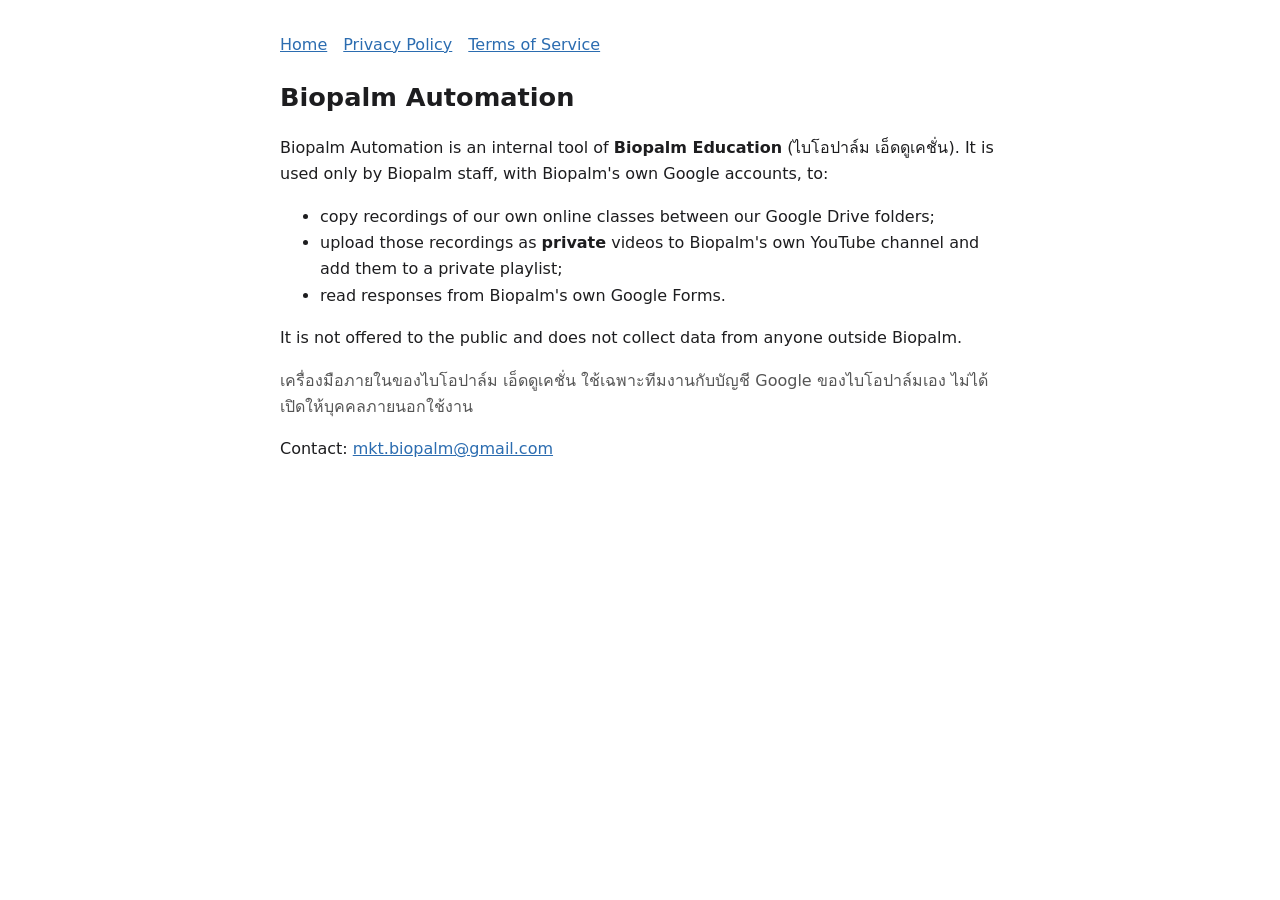
<file: index.html>
<!doctype html><html lang="th"><head><meta charset="utf-8"><meta name="viewport" content="width=device-width,initial-scale=1">
<title>Biopalm Automation</title><link rel="stylesheet" href="style.css"></head><body>
<nav><a href="./">Home</a><a href="privacy.html">Privacy Policy</a><a href="terms.html">Terms of Service</a></nav>
<h1>Biopalm Automation</h1>
<p>Biopalm Automation is an internal tool of <b>Biopalm Education</b> (ไบโอปาล์ม เอ็ดดูเคชั่น). It is used only by Biopalm staff, with Biopalm's own Google accounts, to:</p>
<ul>
<li>copy recordings of our own online classes between our Google Drive folders;</li>
<li>upload those recordings as <b>private</b> videos to Biopalm's own YouTube channel and add them to a private playlist;</li>
<li>read responses from Biopalm's own Google Forms.</li>
</ul>
<p>It is not offered to the public and does not collect data from anyone outside Biopalm.</p>
<p class="mut">เครื่องมือภายในของไบโอปาล์ม เอ็ดดูเคชั่น ใช้เฉพาะทีมงานกับบัญชี Google ของไบโอปาล์มเอง ไม่ได้เปิดให้บุคคลภายนอกใช้งาน</p>
<p>Contact: <a href="mailto:mkt.biopalm@gmail.com">mkt.biopalm@gmail.com</a></p>
</body></html>
</file>
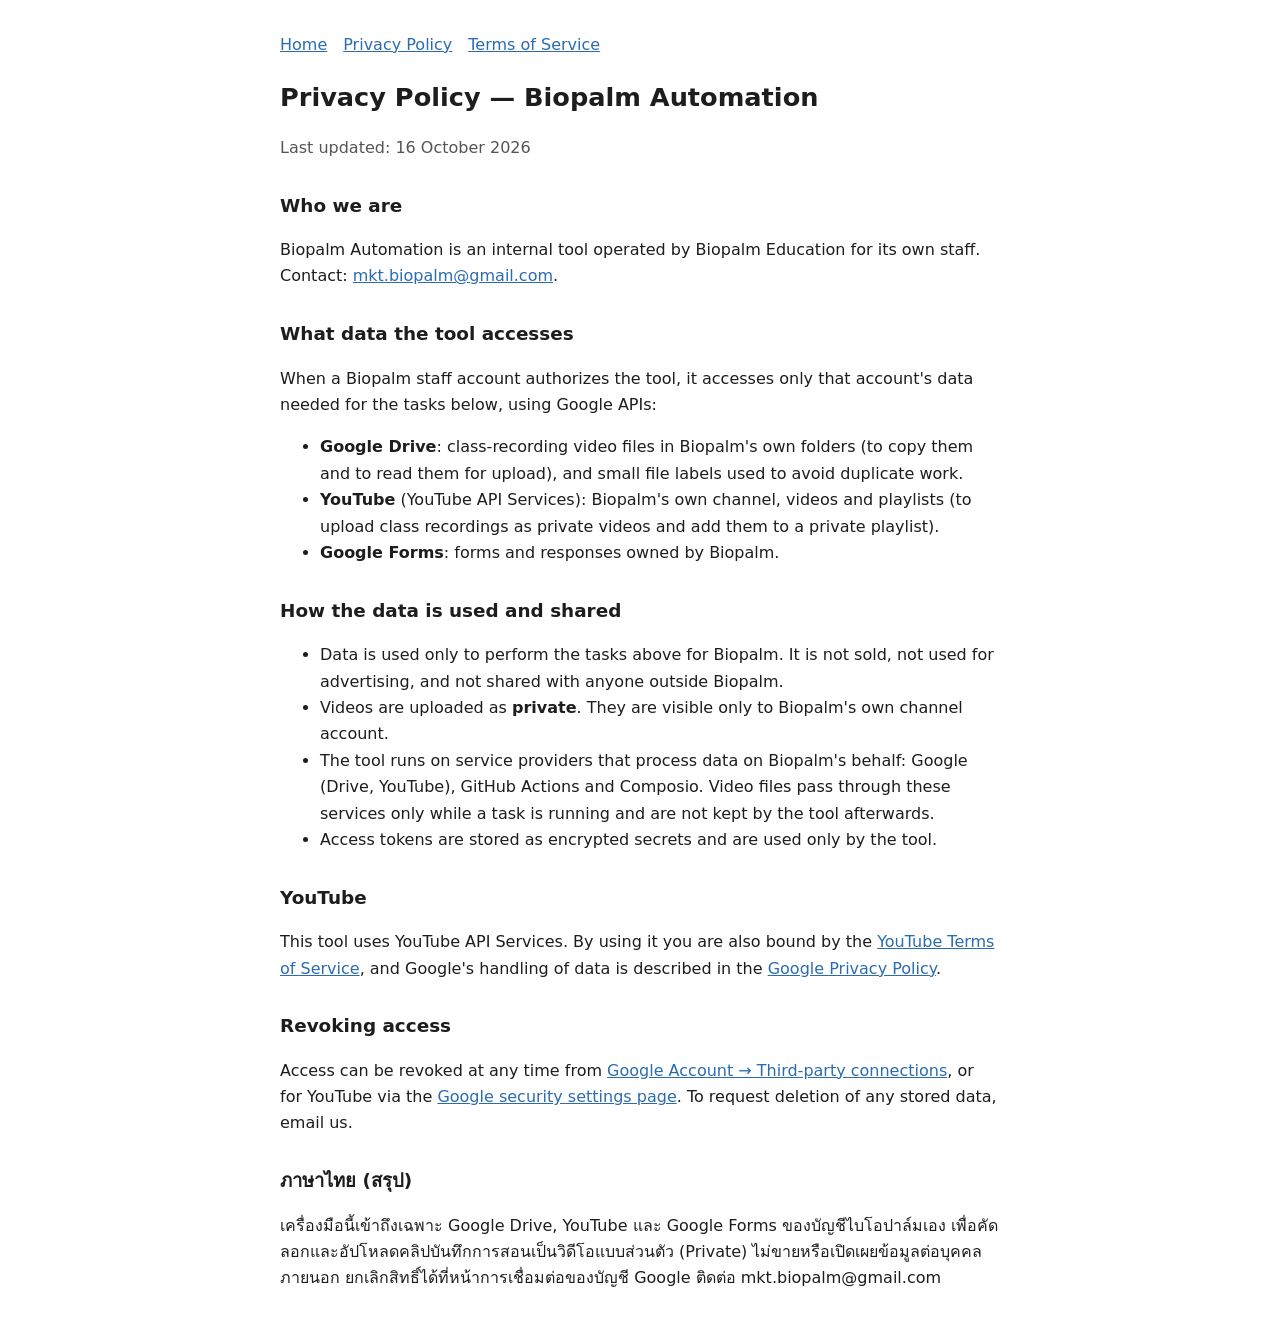
<file: privacy.html>
<!doctype html><html lang="th"><head><meta charset="utf-8"><meta name="viewport" content="width=device-width,initial-scale=1">
<title>Privacy Policy</title><link rel="stylesheet" href="style.css"></head><body>
<nav><a href="./">Home</a><a href="privacy.html">Privacy Policy</a><a href="terms.html">Terms of Service</a></nav>
<h1>Privacy Policy — Biopalm Automation</h1>
<p class="mut">Last updated: 16 October 2026</p>
<h2>Who we are</h2>
<p>Biopalm Automation is an internal tool operated by Biopalm Education for its own staff. Contact: <a href="mailto:mkt.biopalm@gmail.com">mkt.biopalm@gmail.com</a>.</p>
<h2>What data the tool accesses</h2>
<p>When a Biopalm staff account authorizes the tool, it accesses only that account's data needed for the tasks below, using Google APIs:</p>
<ul>
<li><b>Google Drive</b>: class-recording video files in Biopalm's own folders (to copy them and to read them for upload), and small file labels used to avoid duplicate work.</li>
<li><b>YouTube</b> (YouTube API Services): Biopalm's own channel, videos and playlists (to upload class recordings as private videos and add them to a private playlist).</li>
<li><b>Google Forms</b>: forms and responses owned by Biopalm.</li>
</ul>
<h2>How the data is used and shared</h2>
<ul>
<li>Data is used only to perform the tasks above for Biopalm. It is not sold, not used for advertising, and not shared with anyone outside Biopalm.</li>
<li>Videos are uploaded as <b>private</b>. They are visible only to Biopalm's own channel account.</li>
<li>The tool runs on service providers that process data on Biopalm's behalf: Google (Drive, YouTube), GitHub Actions and Composio. Video files pass through these services only while a task is running and are not kept by the tool afterwards.</li>
<li>Access tokens are stored as encrypted secrets and are used only by the tool.</li>
</ul>
<h2>YouTube</h2>
<p>This tool uses YouTube API Services. By using it you are also bound by the <a href="https://www.youtube.com/t/terms">YouTube Terms of Service</a>, and Google's handling of data is described in the <a href="https://policies.google.com/privacy">Google Privacy Policy</a>.</p>
<h2>Revoking access</h2>
<p>Access can be revoked at any time from <a href="https://myaccount.google.com/permissions">Google Account → Third-party connections</a>, or for YouTube via the <a href="https://security.google.com/settings/security/permissions">Google security settings page</a>. To request deletion of any stored data, email us.</p>
<h2>ภาษาไทย (สรุป)</h2>
<p>เครื่องมือนี้เข้าถึงเฉพาะ Google Drive, YouTube และ Google Forms ของบัญชีไบโอปาล์มเอง เพื่อคัดลอกและอัปโหลดคลิปบันทึกการสอนเป็นวิดีโอแบบส่วนตัว (Private) ไม่ขายหรือเปิดเผยข้อมูลต่อบุคคลภายนอก ยกเลิกสิทธิ์ได้ที่หน้าการเชื่อมต่อของบัญชี Google ติดต่อ mkt.biopalm@gmail.com</p>
</body></html>
</file>
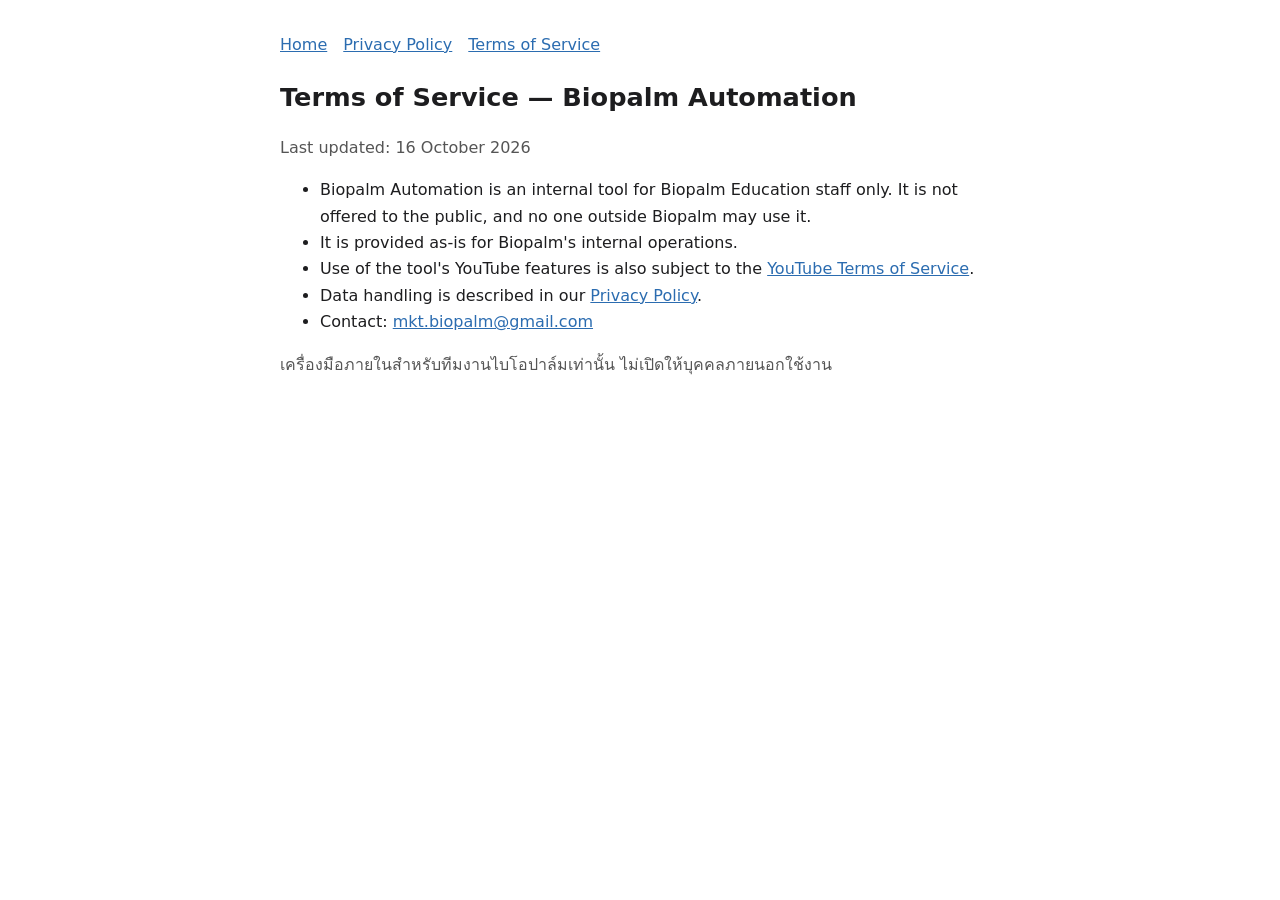
<file: terms.html>
<!doctype html><html lang="th"><head><meta charset="utf-8"><meta name="viewport" content="width=device-width,initial-scale=1">
<title>Terms of Service</title><link rel="stylesheet" href="style.css"></head><body>
<nav><a href="./">Home</a><a href="privacy.html">Privacy Policy</a><a href="terms.html">Terms of Service</a></nav>
<h1>Terms of Service — Biopalm Automation</h1>
<p class="mut">Last updated: 16 October 2026</p>
<ul>
<li>Biopalm Automation is an internal tool for Biopalm Education staff only. It is not offered to the public, and no one outside Biopalm may use it.</li>
<li>It is provided as-is for Biopalm's internal operations.</li>
<li>Use of the tool's YouTube features is also subject to the <a href="https://www.youtube.com/t/terms">YouTube Terms of Service</a>.</li>
<li>Data handling is described in our <a href="privacy.html">Privacy Policy</a>.</li>
<li>Contact: <a href="mailto:mkt.biopalm@gmail.com">mkt.biopalm@gmail.com</a></li>
</ul>
<p class="mut">เครื่องมือภายในสำหรับทีมงานไบโอปาล์มเท่านั้น ไม่เปิดให้บุคคลภายนอกใช้งาน</p>
</body></html>
</file>
<file: style.css>
:root{color-scheme:light dark;--fg:#1d1d1f;--bg:#fff;--mut:#555}
@media (prefers-color-scheme:dark){:root{--fg:#eee;--bg:#161616;--mut:#aaa}}
body{font-family:system-ui,-apple-system,"Noto Sans Thai",sans-serif;max-width:720px;margin:0 auto;padding:32px 16px;line-height:1.65;color:var(--fg);background:var(--bg)}
h1{font-size:1.6rem}h2{font-size:1.15rem;margin-top:1.6em}small,.mut{color:var(--mut)}a{color:#2b6cb0}
nav a{margin-right:16px}
</file>
